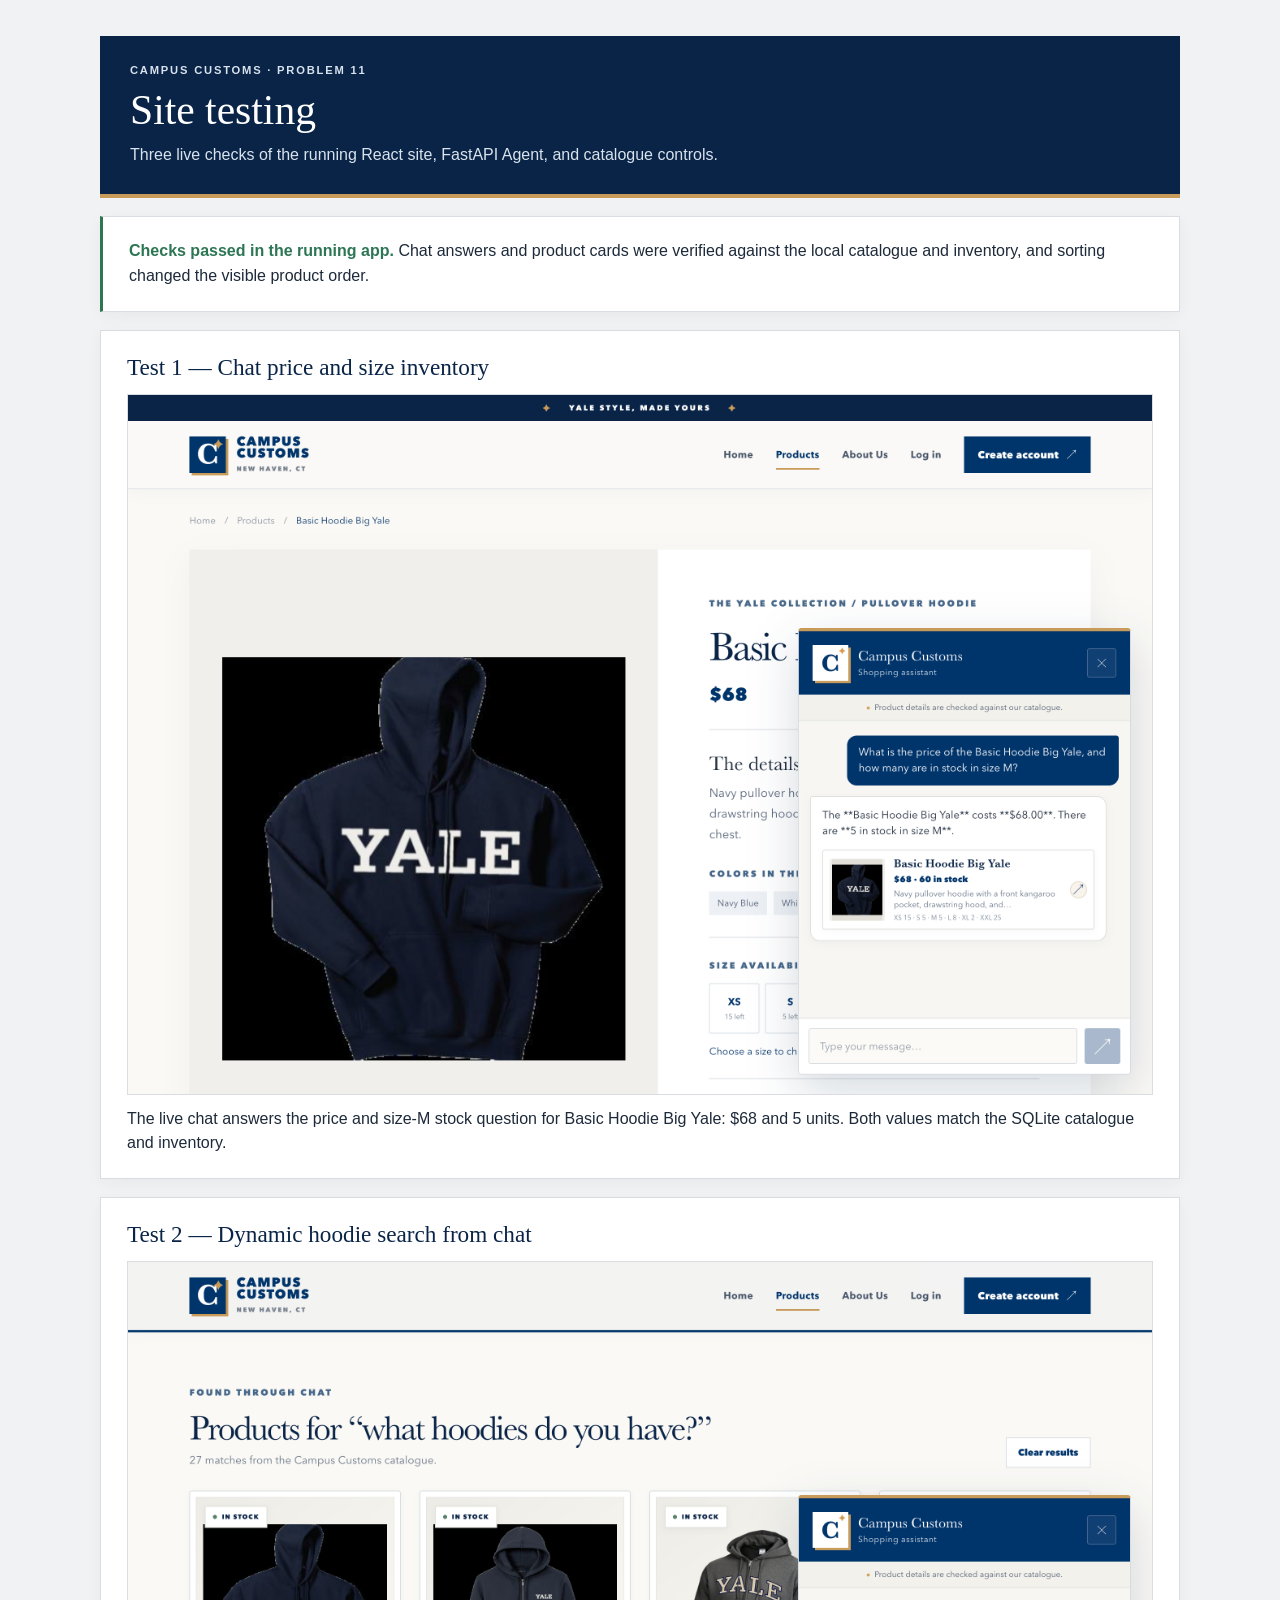
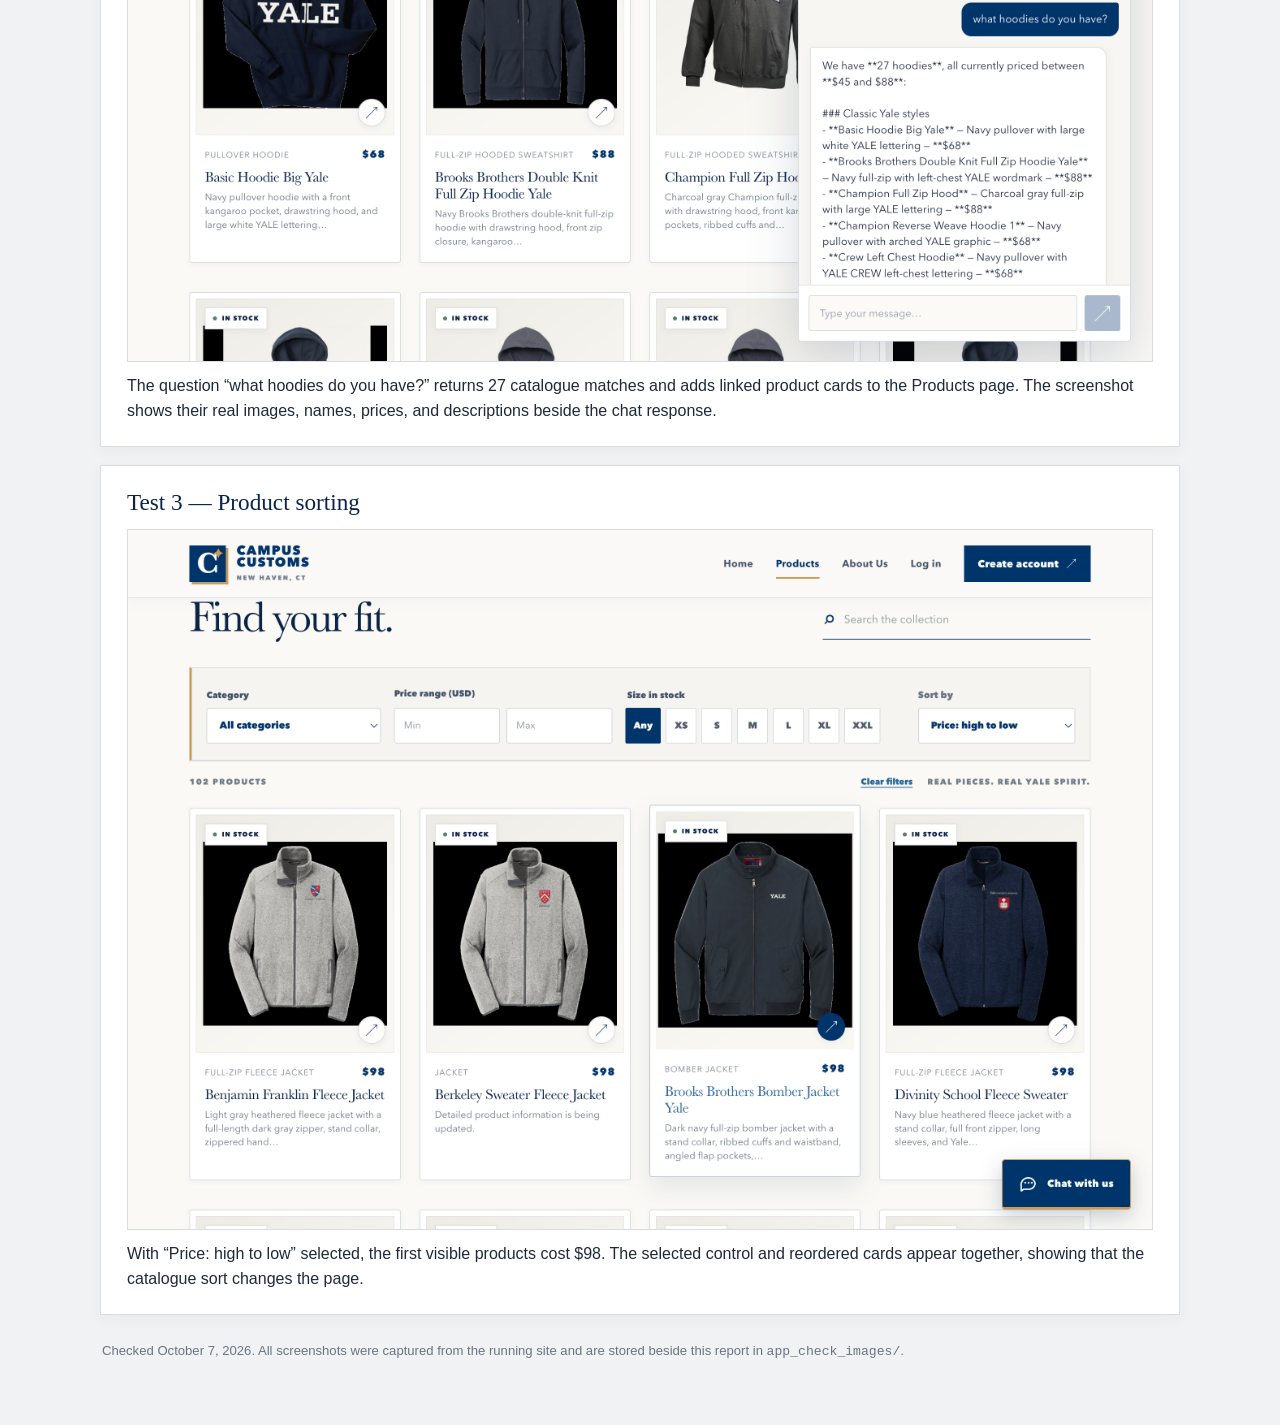
<file: output/app_check.html>
<!doctype html>
<html lang="en">
<head>
  <meta charset="utf-8">
  <meta name="viewport" content="width=device-width, initial-scale=1">
  <title>Problem 11 — Site testing | Campus Customs</title>
  <style>
    :root{--navy:#092447;--gold:#c99b5b;--paper:#faf9f6;--ink:#1d2a3a;--muted:#687586;--line:#d9dce0;--green:#2d7654;--amber:#815d22}
    *{box-sizing:border-box}body{margin:0;background:#f1f2f3;color:var(--ink);font:16px/1.55 -apple-system,BlinkMacSystemFont,"Segoe UI",sans-serif}
    main{max-width:1120px;margin:36px auto;padding:0 20px}.masthead{background:var(--navy);color:white;padding:26px 30px;border-bottom:4px solid var(--gold)}.eyebrow{text-transform:uppercase;letter-spacing:.16em;font-size:.7rem;color:#d9e3ed;font-weight:700}.masthead h1{font:500 clamp(1.8rem,4vw,2.6rem)/1.1 Georgia,serif;margin:9px 0}.masthead p{margin:0;color:#d9e3ed}
    .summary,.check{background:white;border:1px solid var(--line);padding:22px 26px;margin:18px 0;box-shadow:0 4px 14px #0924470b}.summary{border-left:3px solid var(--green)}.summary strong{color:var(--green)}.check h2{font:500 1.45rem/1.25 Georgia,serif;color:var(--navy);margin:0 0 12px}.capture{margin:12px 0 0}.capture img{display:block;width:100%;height:auto;border:1px solid var(--line);background:var(--paper)}.proof{margin:12px 0 0}.facts{color:var(--muted);font-size:.92rem}.footer{color:var(--muted);font-size:.82rem;padding:8px 2px 28px}
    @media(max-width:600px){main{margin:16px auto;padding:0 12px}.masthead,.summary,.check{padding:19px}}
  </style>
</head>
<body>
<main>
  <header class="masthead">
    <div class="eyebrow">Campus Customs · Problem 11</div>
    <h1>Site testing</h1>
    <p>Three live checks of the running React site, FastAPI Agent, and catalogue controls.</p>
  </header>

  <div class="summary"><strong>Checks passed in the running app.</strong> Chat answers and product cards were verified against the local catalogue and inventory, and sorting changed the visible product order.</div>

  <section class="check" aria-labelledby="test-1">
    <h2 id="test-1">Test 1 — Chat price and size inventory</h2>
    <figure class="capture"><img src="app_check_images/inventory.png" alt="Live Campus Customs product page and chat showing Basic Hoodie Big Yale at $68 with 5 units in size M" width="2522" height="1722"></figure>
    <p class="proof">The live chat answers the price and size-M stock question for Basic Hoodie Big Yale: $68 and 5 units. Both values match the SQLite catalogue and inventory.</p>
  </section>

  <section class="check" aria-labelledby="test-2">
    <h2 id="test-2">Test 2 — Dynamic hoodie search from chat</h2>
    <figure class="capture"><img src="app_check_images/search_results.png" alt="Live chat search for hoodies showing 27 catalogue matches and product cards with images and prices" width="2522" height="1722"></figure>
    <p class="proof">The question “what hoodies do you have?” returns 27 catalogue matches and adds linked product cards to the Products page. The screenshot shows their real images, names, prices, and descriptions beside the chat response.</p>
  </section>

  <section class="check" aria-labelledby="test-3">
    <h2 id="test-3">Test 3 — Product sorting</h2>
    <figure class="capture"><img src="app_check_images/sorting.png" alt="Products page sorted by Price: high to low with $98 products at the top of the grid" width="2522" height="1722"></figure>
    <p class="proof">With “Price: high to low” selected, the first visible products cost $98. The selected control and reordered cards appear together, showing that the catalogue sort changes the page.</p>
  </section>

  <p class="footer">Checked October 7, 2026. All screenshots were captured from the running site and are stored beside this report in <code>app_check_images/</code>.</p>
</main>
</body>
</html>
</file>
